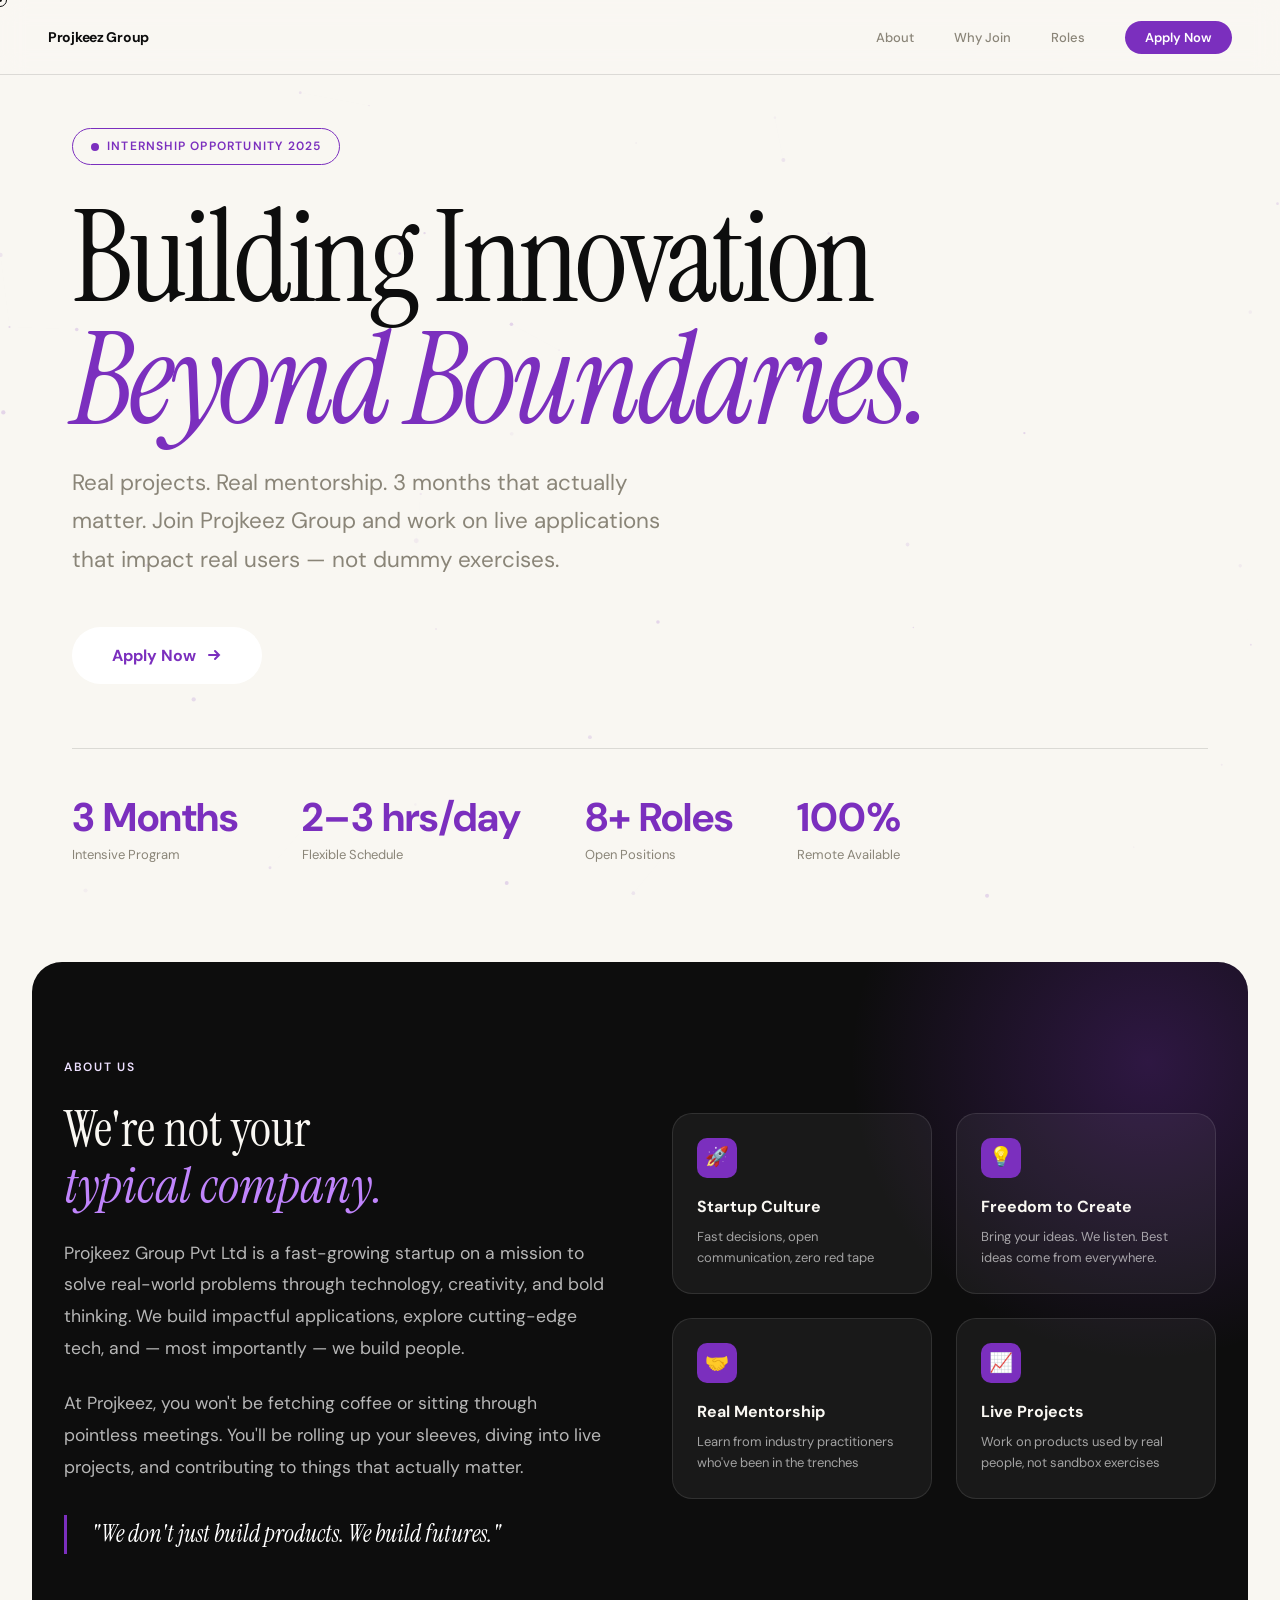
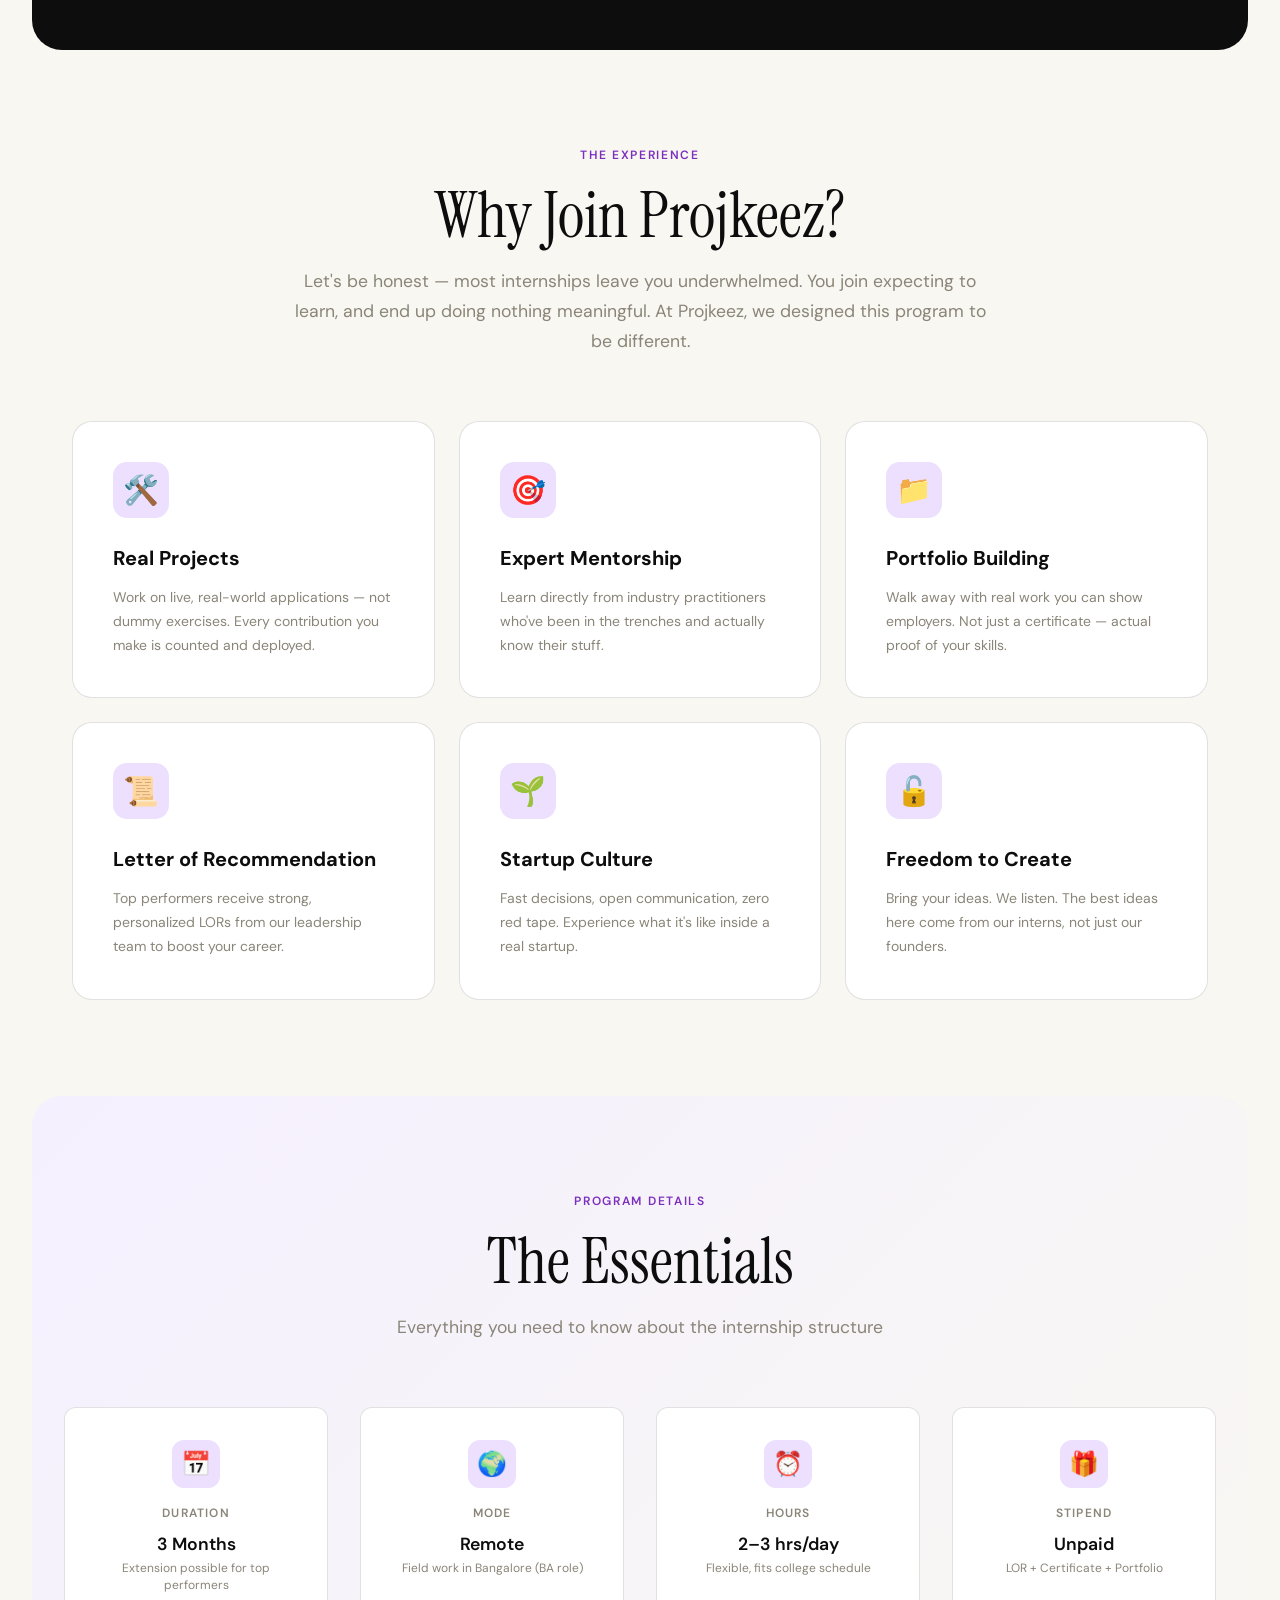
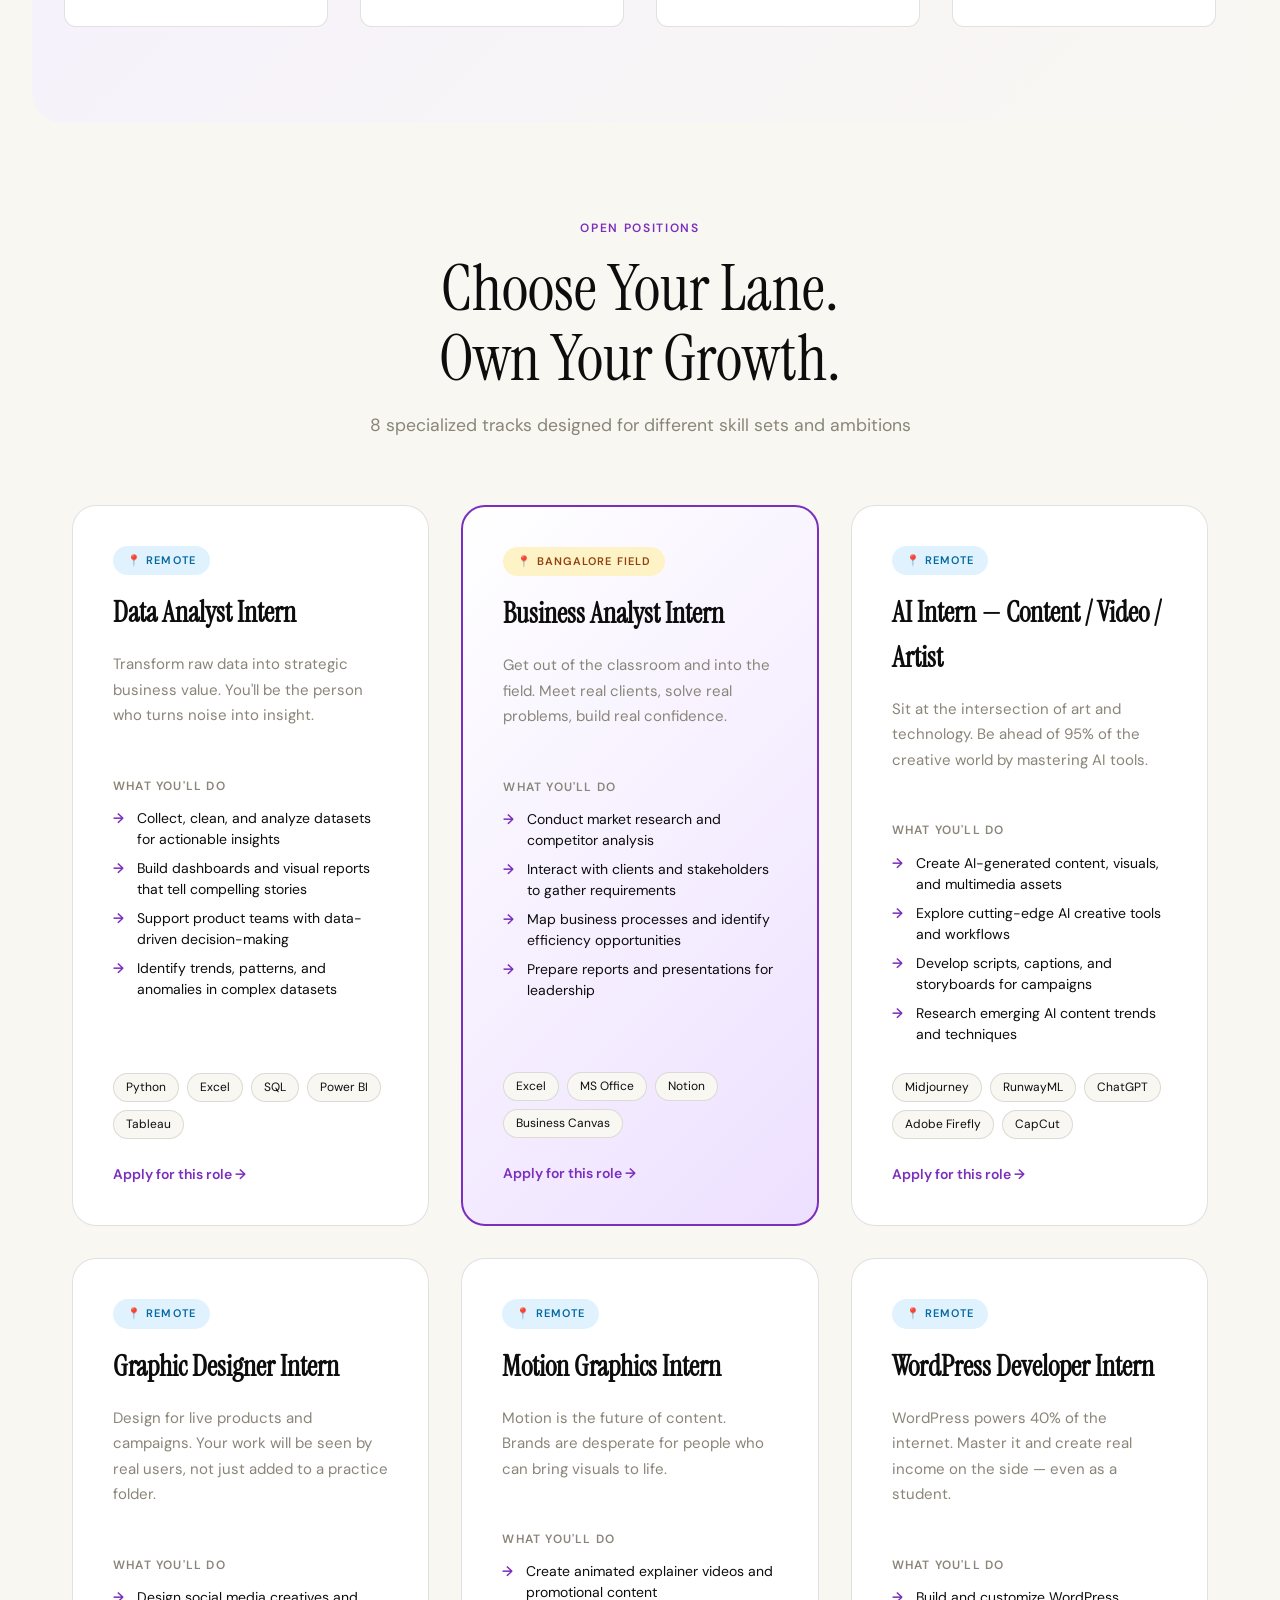
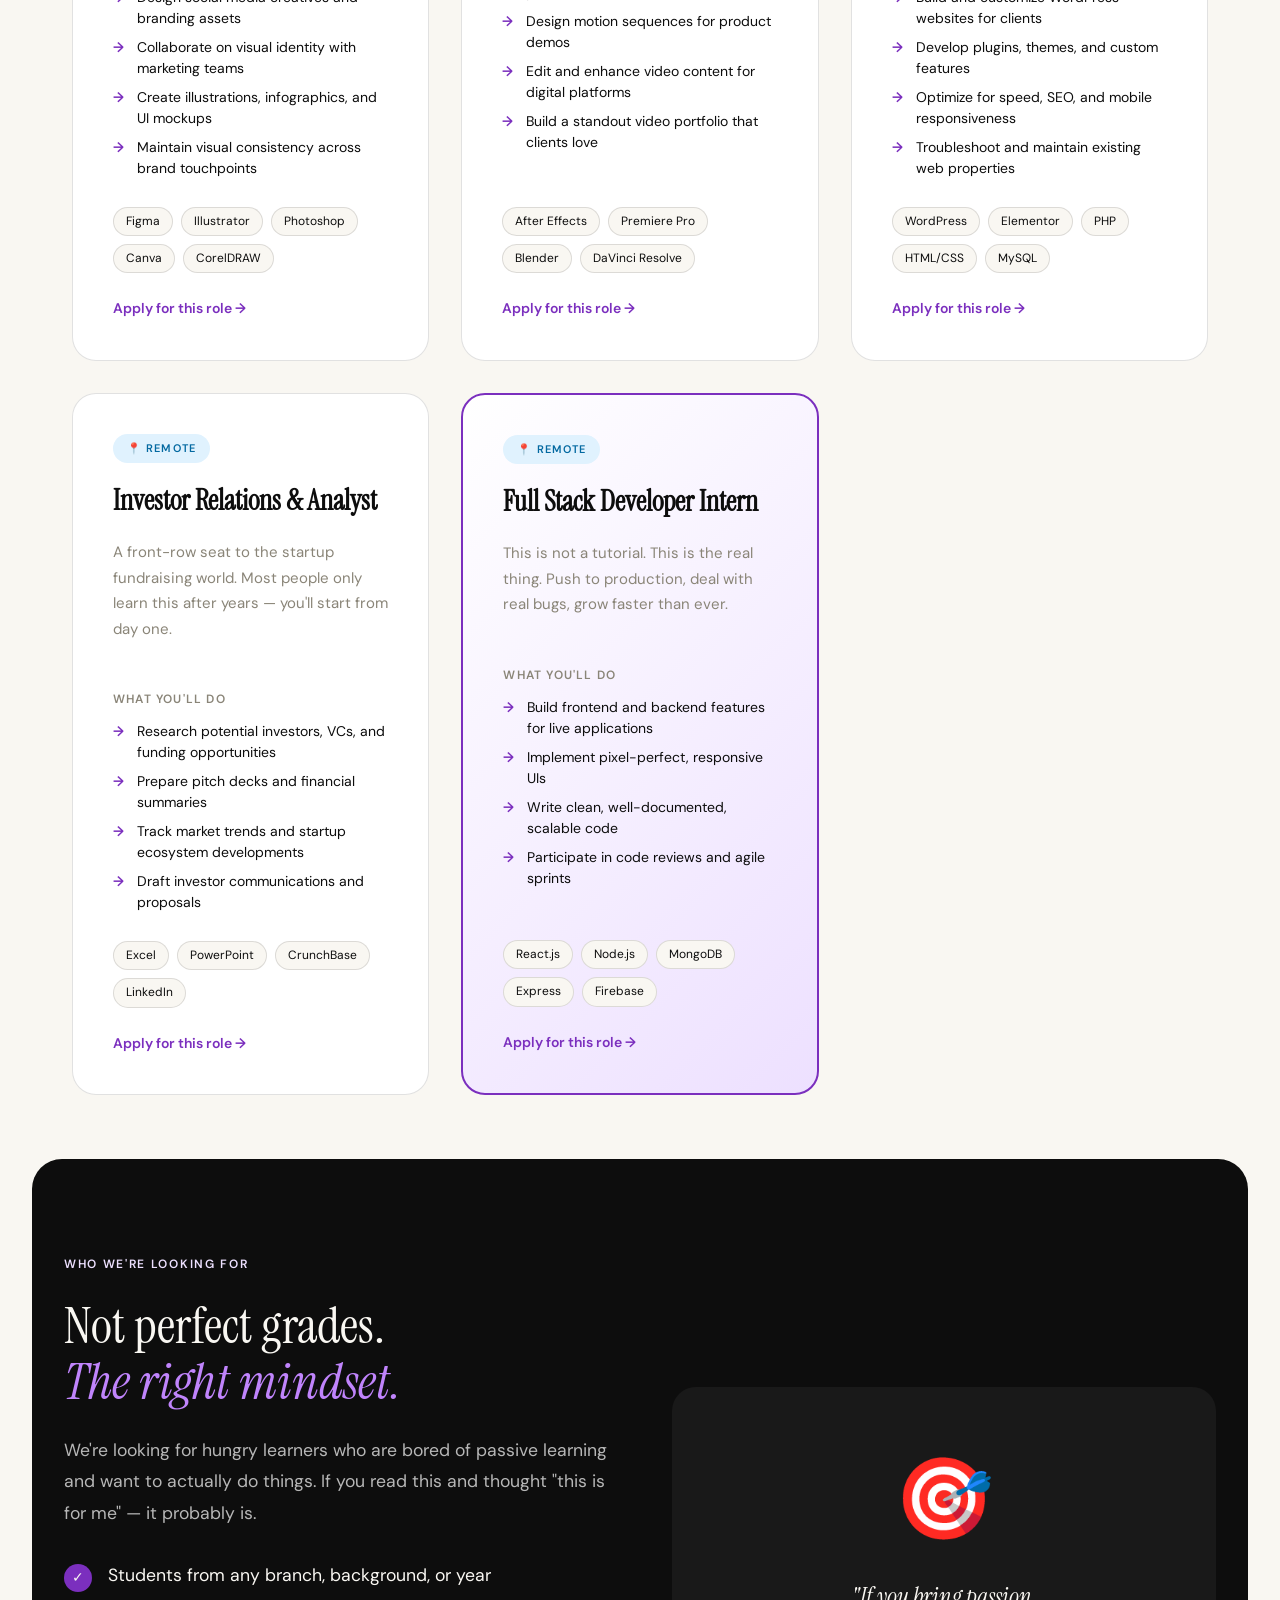
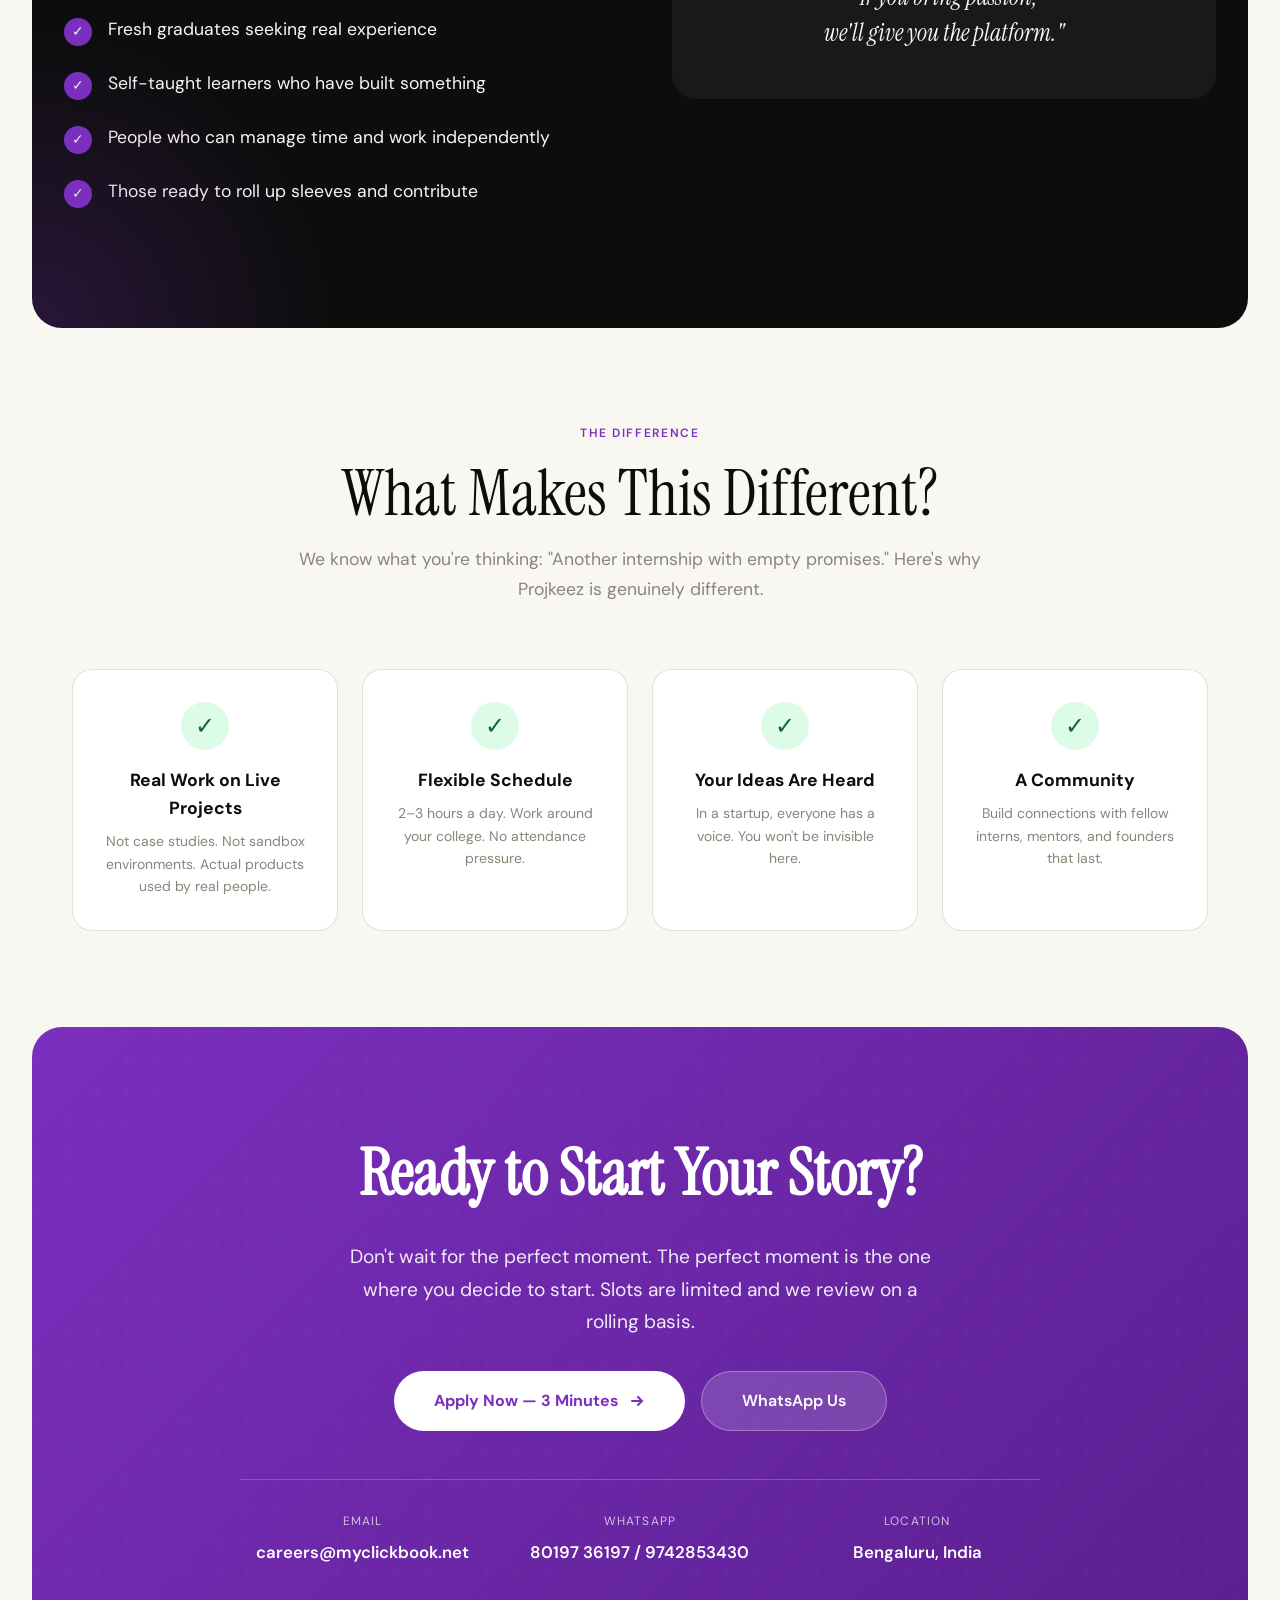
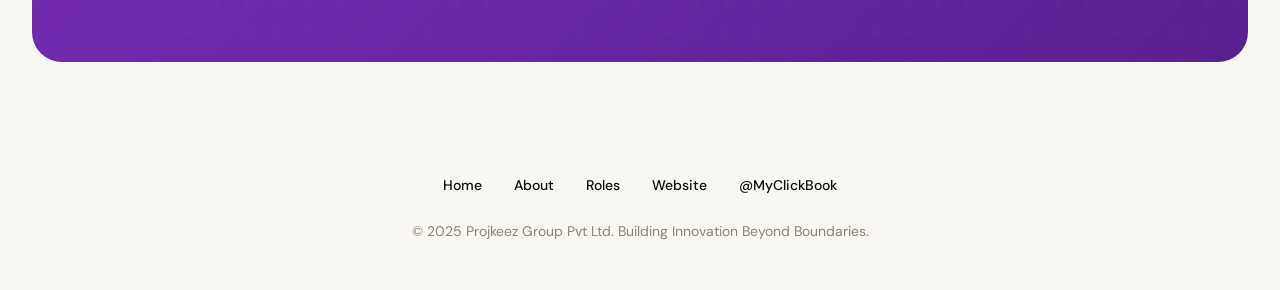
<file: index.html>
<!DOCTYPE html>
<html lang="en">
<head>
  <meta charset="UTF-8" />
  <meta name="viewport" content="width=device-width, initial-scale=1.0" />
  <meta name="description" content="Join Projkeez Group Internship 2025 — Real projects, real mentorship, 3 months that actually matter. 8+ open roles in tech, design, and business." />
  <title>Projkeez Group — Internship 2025</title>

  <!-- Fonts -->
  <link rel="preconnect" href="https://fonts.googleapis.com" />
  <link rel="preconnect" href="https://fonts.gstatic.com" crossorigin />
  <link
    href="https://fonts.googleapis.com/css2?family=Instrument+Serif:ital@0;1&family=DM+Sans:opsz,wght@9..40,300;9..40,400;9..40,500;9..40,600;9..40,700&display=swap"
    rel="stylesheet"
  />

  <!-- Stylesheet -->
  <link rel="stylesheet" href="style.css" />
</head>
<body>

  <!-- Custom Cursor -->
  <div id="cursor" aria-hidden="true"></div>
  <div id="cursor-dot" aria-hidden="true"></div>

  <!-- Background Canvas -->
  <canvas id="bg-canvas" aria-hidden="true"></canvas>

  <!-- Navigation -->
  <nav class="nav" role="navigation" aria-label="Main navigation">
    <div class="nav-logo">Projkeez Group</div>
    <ul class="nav-links">
      <li><a href="#about">About</a></li>
      <li><a href="#why">Why Join</a></li>
      <li><a href="#roles">Roles</a></li>
      <li><a href="#apply" class="nav-cta">Apply Now</a></li>
    </ul>
    <button class="mobile-menu-btn" aria-label="Toggle navigation menu" aria-expanded="false">
      <span></span>
      <span></span>
      <span></span>
    </button>
  </nav>

  <!-- Mobile Menu Overlay -->
  <div class="mobile-menu-overlay" aria-hidden="true">
    <ul class="mobile-nav-links">
      <li><a href="#about">About</a></li>
      <li><a href="#why">Why Join</a></li>
      <li><a href="#roles">Roles</a></li>
      <li><a href="#apply">Apply Now</a></li>
    </ul>
  </div>

  <!-- Page Wrapper -->
  <div class="page">

    <!-- ─── HERO ─── -->
    <section class="hero-section" id="home" aria-labelledby="hero-heading">
      <div class="hero-badge">Internship Opportunity 2025</div>
      <h1 class="hero-headline" id="hero-heading">
        Building Innovation<br />
        <em>Beyond Boundaries.</em>
      </h1>
      <p class="hero-sub">
        Real projects. Real mentorship. 3 months that actually matter.
        Join Projkeez Group and work on live applications that impact real users —
        not dummy exercises.
      </p>
      <a href="https://forms.gle/peMtBZrM9HHJpVCT8" target="_blank" rel="noopener noreferrer" class="apply-btn-primary hero-apply-btn">
        Apply Now
        <svg width="16" height="16" viewBox="0 0 16 16" fill="none" aria-hidden="true">
          <path d="M3 8h10M9 4l4 4-4 4" stroke="currentColor" stroke-width="2" stroke-linecap="round" />
        </svg>
      </a>

      <div class="hero-stats" aria-label="Program highlights">
        <div class="stat-item">
          <h3>3 Months</h3>
          <p>Intensive Program</p>
        </div>
        <div class="stat-item">
          <h3>2–3 hrs/day</h3>
          <p>Flexible Schedule</p>
        </div>
        <div class="stat-item">
          <h3>8+ Roles</h3>
          <p>Open Positions</p>
        </div>
        <div class="stat-item">
          <h3>100%</h3>
          <p>Remote Available</p>
        </div>
      </div>
    </section>

    <!-- ─── ABOUT ─── -->
    <section class="about-section" id="about" aria-labelledby="about-heading">
      <div class="about-grid">
        <div>
          <div class="about-tag">About Us</div>
          <h2 class="about-title" id="about-heading">
            We're not your<br /><em>typical company.</em>
          </h2>
          <p class="about-text">
            Projkeez Group Pvt Ltd is a fast-growing startup on a mission to solve
            real-world problems through technology, creativity, and bold thinking.
            We build impactful applications, explore cutting-edge tech, and —
            most importantly — we build people.
          </p>
          <p class="about-text">
            At Projkeez, you won't be fetching coffee or sitting through pointless
            meetings. You'll be rolling up your sleeves, diving into live projects,
            and contributing to things that actually matter.
          </p>
          <blockquote class="about-quote">
            "We don't just build products. We build futures."
          </blockquote>
        </div>

        <div class="about-features">
          <div class="about-feature">
            <div class="about-feature-icon" aria-hidden="true">🚀</div>
            <h4>Startup Culture</h4>
            <p>Fast decisions, open communication, zero red tape</p>
          </div>
          <div class="about-feature">
            <div class="about-feature-icon" aria-hidden="true">💡</div>
            <h4>Freedom to Create</h4>
            <p>Bring your ideas. We listen. Best ideas come from everywhere.</p>
          </div>
          <div class="about-feature">
            <div class="about-feature-icon" aria-hidden="true">🤝</div>
            <h4>Real Mentorship</h4>
            <p>Learn from industry practitioners who've been in the trenches</p>
          </div>
          <div class="about-feature">
            <div class="about-feature-icon" aria-hidden="true">📈</div>
            <h4>Live Projects</h4>
            <p>Work on products used by real people, not sandbox exercises</p>
          </div>
        </div>
      </div>
    </section>

    <!-- ─── WHY JOIN ─── -->
    <section class="why-section" id="why" aria-labelledby="why-heading">
      <div class="section-header">
        <div class="section-tag">The Experience</div>
        <h2 class="section-title" id="why-heading">Why Join Projkeez?</h2>
        <p class="section-subtitle">
          Let's be honest — most internships leave you underwhelmed. You join
          expecting to learn, and end up doing nothing meaningful. At Projkeez,
          we designed this program to be different.
        </p>
      </div>

      <div class="benefits-grid">
        <div class="benefit-card">
          <div class="benefit-icon" aria-hidden="true">🛠️</div>
          <h3>Real Projects</h3>
          <p>Work on live, real-world applications — not dummy exercises. Every contribution you make is counted and deployed.</p>
        </div>
        <div class="benefit-card">
          <div class="benefit-icon" aria-hidden="true">🎯</div>
          <h3>Expert Mentorship</h3>
          <p>Learn directly from industry practitioners who've been in the trenches and actually know their stuff.</p>
        </div>
        <div class="benefit-card">
          <div class="benefit-icon" aria-hidden="true">📁</div>
          <h3>Portfolio Building</h3>
          <p>Walk away with real work you can show employers. Not just a certificate — actual proof of your skills.</p>
        </div>
        <div class="benefit-card">
          <div class="benefit-icon" aria-hidden="true">📜</div>
          <h3>Letter of Recommendation</h3>
          <p>Top performers receive strong, personalized LORs from our leadership team to boost your career.</p>
        </div>
        <div class="benefit-card">
          <div class="benefit-icon" aria-hidden="true">🌱</div>
          <h3>Startup Culture</h3>
          <p>Fast decisions, open communication, zero red tape. Experience what it's like inside a real startup.</p>
        </div>
        <div class="benefit-card">
          <div class="benefit-icon" aria-hidden="true">🔓</div>
          <h3>Freedom to Create</h3>
          <p>Bring your ideas. We listen. The best ideas here come from our interns, not just our founders.</p>
        </div>
      </div>
    </section>

    <!-- ─── PROGRAM DETAILS ─── -->
    <section class="details-section" aria-labelledby="details-heading">
      <div class="section-header">
        <div class="section-tag">Program Details</div>
        <h2 class="section-title" id="details-heading">The Essentials</h2>
        <p class="section-subtitle">Everything you need to know about the internship structure</p>
      </div>

      <div class="details-grid">
        <div class="detail-box">
          <div class="detail-box-icon" aria-hidden="true">📅</div>
          <div class="detail-box-label">Duration</div>
          <div class="detail-box-value">
            3 Months
            <small>Extension possible for top performers</small>
          </div>
        </div>
        <div class="detail-box">
          <div class="detail-box-icon" aria-hidden="true">🌍</div>
          <div class="detail-box-label">Mode</div>
          <div class="detail-box-value">
            Remote
            <small>Field work in Bangalore (BA role)</small>
          </div>
        </div>
        <div class="detail-box">
          <div class="detail-box-icon" aria-hidden="true">⏰</div>
          <div class="detail-box-label">Hours</div>
          <div class="detail-box-value">
            2–3 hrs/day
            <small>Flexible, fits college schedule</small>
          </div>
        </div>
        <div class="detail-box">
          <div class="detail-box-icon" aria-hidden="true">🎁</div>
          <div class="detail-box-label">Stipend</div>
          <div class="detail-box-value">
            Unpaid
            <small>LOR + Certificate + Portfolio</small>
          </div>
        </div>
      </div>
    </section>

    <!-- ─── ROLES ─── -->
    <section class="roles-section" id="roles" aria-labelledby="roles-heading">
      <div class="section-header">
        <div class="section-tag">Open Positions</div>
        <h2 class="section-title" id="roles-heading">
          Choose Your Lane.<br />Own Your Growth.
        </h2>
        <p class="section-subtitle">8 specialized tracks designed for different skill sets and ambitions</p>
      </div>

      <div class="roles-grid">

        <!-- Data Analyst -->
        <article class="role-card">
          <span class="role-badge remote">📍 Remote</span>
          <h3 class="role-title">Data Analyst Intern</h3>
          <p class="role-desc">Transform raw data into strategic business value. You'll be the person who turns noise into insight.</p>
          <div class="role-section-title">What You'll Do</div>
          <ul class="role-tasks">
            <li>Collect, clean, and analyze datasets for actionable insights</li>
            <li>Build dashboards and visual reports that tell compelling stories</li>
            <li>Support product teams with data-driven decision-making</li>
            <li>Identify trends, patterns, and anomalies in complex datasets</li>
          </ul>
          <div class="role-tools">
            <span class="role-tool">Python</span>
            <span class="role-tool">Excel</span>
            <span class="role-tool">SQL</span>
            <span class="role-tool">Power BI</span>
            <span class="role-tool">Tableau</span>
          </div>
          <a href="https://forms.gle/peMtBZrM9HHJpVCT8" target="_blank" rel="noopener noreferrer" class="role-cta">Apply for this role →</a>
        </article>

        <!-- Business Analyst -->
        <article class="role-card featured">
          <span class="role-badge field">📍 Bangalore Field</span>
          <h3 class="role-title">Business Analyst Intern</h3>
          <p class="role-desc">Get out of the classroom and into the field. Meet real clients, solve real problems, build real confidence.</p>
          <div class="role-section-title">What You'll Do</div>
          <ul class="role-tasks">
            <li>Conduct market research and competitor analysis</li>
            <li>Interact with clients and stakeholders to gather requirements</li>
            <li>Map business processes and identify efficiency opportunities</li>
            <li>Prepare reports and presentations for leadership</li>
          </ul>
          <div class="role-tools">
            <span class="role-tool">Excel</span>
            <span class="role-tool">MS Office</span>
            <span class="role-tool">Notion</span>
            <span class="role-tool">Business Canvas</span>
          </div>
          <a href="https://forms.gle/peMtBZrM9HHJpVCT8" target="_blank" rel="noopener noreferrer" class="role-cta">Apply for this role →</a>
        </article>

        <!-- AI Intern -->
        <article class="role-card">
          <span class="role-badge remote">📍 Remote</span>
          <h3 class="role-title">AI Intern — Content / Video / Artist</h3>
          <p class="role-desc">Sit at the intersection of art and technology. Be ahead of 95% of the creative world by mastering AI tools.</p>
          <div class="role-section-title">What You'll Do</div>
          <ul class="role-tasks">
            <li>Create AI-generated content, visuals, and multimedia assets</li>
            <li>Explore cutting-edge AI creative tools and workflows</li>
            <li>Develop scripts, captions, and storyboards for campaigns</li>
            <li>Research emerging AI content trends and techniques</li>
          </ul>
          <div class="role-tools">
            <span class="role-tool">Midjourney</span>
            <span class="role-tool">RunwayML</span>
            <span class="role-tool">ChatGPT</span>
            <span class="role-tool">Adobe Firefly</span>
            <span class="role-tool">CapCut</span>
          </div>
          <a href="https://forms.gle/peMtBZrM9HHJpVCT8" target="_blank" rel="noopener noreferrer" class="role-cta">Apply for this role →</a>
        </article>

        <!-- Graphic Designer -->
        <article class="role-card">
          <span class="role-badge remote">📍 Remote</span>
          <h3 class="role-title">Graphic Designer Intern</h3>
          <p class="role-desc">Design for live products and campaigns. Your work will be seen by real users, not just added to a practice folder.</p>
          <div class="role-section-title">What You'll Do</div>
          <ul class="role-tasks">
            <li>Design social media creatives and branding assets</li>
            <li>Collaborate on visual identity with marketing teams</li>
            <li>Create illustrations, infographics, and UI mockups</li>
            <li>Maintain visual consistency across brand touchpoints</li>
          </ul>
          <div class="role-tools">
            <span class="role-tool">Figma</span>
            <span class="role-tool">Illustrator</span>
            <span class="role-tool">Photoshop</span>
            <span class="role-tool">Canva</span>
            <span class="role-tool">CorelDRAW</span>
          </div>
          <a href="https://forms.gle/peMtBZrM9HHJpVCT8" target="_blank" rel="noopener noreferrer" class="role-cta">Apply for this role →</a>
        </article>

        <!-- Motion Graphics -->
        <article class="role-card">
          <span class="role-badge remote">📍 Remote</span>
          <h3 class="role-title">Motion Graphics Intern</h3>
          <p class="role-desc">Motion is the future of content. Brands are desperate for people who can bring visuals to life.</p>
          <div class="role-section-title">What You'll Do</div>
          <ul class="role-tasks">
            <li>Create animated explainer videos and promotional content</li>
            <li>Design motion sequences for product demos</li>
            <li>Edit and enhance video content for digital platforms</li>
            <li>Build a standout video portfolio that clients love</li>
          </ul>
          <div class="role-tools">
            <span class="role-tool">After Effects</span>
            <span class="role-tool">Premiere Pro</span>
            <span class="role-tool">Blender</span>
            <span class="role-tool">DaVinci Resolve</span>
          </div>
          <a href="https://forms.gle/peMtBZrM9HHJpVCT8" target="_blank" rel="noopener noreferrer" class="role-cta">Apply for this role →</a>
        </article>

        <!-- WordPress Developer -->
        <article class="role-card">
          <span class="role-badge remote">📍 Remote</span>
          <h3 class="role-title">WordPress Developer Intern</h3>
          <p class="role-desc">WordPress powers 40% of the internet. Master it and create real income on the side — even as a student.</p>
          <div class="role-section-title">What You'll Do</div>
          <ul class="role-tasks">
            <li>Build and customize WordPress websites for clients</li>
            <li>Develop plugins, themes, and custom features</li>
            <li>Optimize for speed, SEO, and mobile responsiveness</li>
            <li>Troubleshoot and maintain existing web properties</li>
          </ul>
          <div class="role-tools">
            <span class="role-tool">WordPress</span>
            <span class="role-tool">Elementor</span>
            <span class="role-tool">PHP</span>
            <span class="role-tool">HTML/CSS</span>
            <span class="role-tool">MySQL</span>
          </div>
          <a href="https://forms.gle/peMtBZrM9HHJpVCT8" target="_blank" rel="noopener noreferrer" class="role-cta">Apply for this role →</a>
        </article>

        <!-- Investor Relations -->
        <article class="role-card">
          <span class="role-badge remote">📍 Remote</span>
          <h3 class="role-title">Investor Relations &amp; Analyst</h3>
          <p class="role-desc">A front-row seat to the startup fundraising world. Most people only learn this after years — you'll start from day one.</p>
          <div class="role-section-title">What You'll Do</div>
          <ul class="role-tasks">
            <li>Research potential investors, VCs, and funding opportunities</li>
            <li>Prepare pitch decks and financial summaries</li>
            <li>Track market trends and startup ecosystem developments</li>
            <li>Draft investor communications and proposals</li>
          </ul>
          <div class="role-tools">
            <span class="role-tool">Excel</span>
            <span class="role-tool">PowerPoint</span>
            <span class="role-tool">CrunchBase</span>
            <span class="role-tool">LinkedIn</span>
          </div>
          <a href="https://forms.gle/peMtBZrM9HHJpVCT8" target="_blank" rel="noopener noreferrer" class="role-cta">Apply for this role →</a>
        </article>

        <!-- Full Stack Developer -->
        <article class="role-card featured">
          <span class="role-badge remote">📍 Remote</span>
          <h3 class="role-title">Full Stack Developer Intern</h3>
          <p class="role-desc">This is not a tutorial. This is the real thing. Push to production, deal with real bugs, grow faster than ever.</p>
          <div class="role-section-title">What You'll Do</div>
          <ul class="role-tasks">
            <li>Build frontend and backend features for live applications</li>
            <li>Implement pixel-perfect, responsive UIs</li>
            <li>Write clean, well-documented, scalable code</li>
            <li>Participate in code reviews and agile sprints</li>
          </ul>
          <div class="role-tools">
            <span class="role-tool">React.js</span>
            <span class="role-tool">Node.js</span>
            <span class="role-tool">MongoDB</span>
            <span class="role-tool">Express</span>
            <span class="role-tool">Firebase</span>
          </div>
          <a href="https://forms.gle/peMtBZrM9HHJpVCT8" target="_blank" rel="noopener noreferrer" class="role-cta">Apply for this role →</a>
        </article>

      </div>
    </section>

    <!-- ─── WHO SHOULD APPLY ─── -->
    <section class="who-section" aria-labelledby="who-heading">
      <div class="who-grid">
        <div>
          <div class="about-tag">Who We're Looking For</div>
          <h2 class="about-title" id="who-heading">
            Not perfect grades.<br /><em>The right mindset.</em>
          </h2>
          <p class="about-text">
            We're looking for hungry learners who are bored of passive learning and want to
            actually do things. If you read this and thought "this is for me" — it probably is.
          </p>
          <ul class="who-list">
            <li>Students from any branch, background, or year</li>
            <li>Fresh graduates seeking real experience</li>
            <li>Self-taught learners who have built something</li>
            <li>People who can manage time and work independently</li>
            <li>Those ready to roll up sleeves and contribute</li>
          </ul>
        </div>
        <div class="who-visual" aria-hidden="true">
          <div class="who-visual-icon">🎯</div>
          <div class="who-visual-text">"If you bring passion,<br />we'll give you the platform."</div>
        </div>
      </div>
    </section>

    <!-- ─── WHAT MAKES US DIFFERENT ─── -->
    <section class="why-section" aria-labelledby="diff-heading">
      <div class="section-header">
        <div class="section-tag">The Difference</div>
        <h2 class="section-title" id="diff-heading">What Makes This Different?</h2>
        <p class="section-subtitle">
          We know what you're thinking: "Another internship with empty promises."
          Here's why Projkeez is genuinely different.
        </p>
      </div>

      <div class="diff-grid">
        <div class="diff-card">
          <div class="diff-check" aria-hidden="true">✓</div>
          <h3>Real Work on Live Projects</h3>
          <p>Not case studies. Not sandbox environments. Actual products used by real people.</p>
        </div>
        <div class="diff-card">
          <div class="diff-check" aria-hidden="true">✓</div>
          <h3>Flexible Schedule</h3>
          <p>2–3 hours a day. Work around your college. No attendance pressure.</p>
        </div>
        <div class="diff-card">
          <div class="diff-check" aria-hidden="true">✓</div>
          <h3>Your Ideas Are Heard</h3>
          <p>In a startup, everyone has a voice. You won't be invisible here.</p>
        </div>
        <div class="diff-card">
          <div class="diff-check" aria-hidden="true">✓</div>
          <h3>A Community</h3>
          <p>Build connections with fellow interns, mentors, and founders that last.</p>
        </div>
      </div>
    </section>

    <!-- ─── APPLY CTA ─── -->
    <section class="apply-section" id="apply" aria-labelledby="apply-heading">
      <div class="apply-content">
        <h2 id="apply-heading">Ready to Start Your Story?</h2>
        <p>
          Don't wait for the perfect moment. The perfect moment is the one where you decide
          to start. Slots are limited and we review on a rolling basis.
        </p>

        <div class="apply-buttons">
          <a href="https://forms.gle/peMtBZrM9HHJpVCT8" target="_blank" rel="noopener noreferrer" class="apply-btn-primary">
            Apply Now — 3 Minutes
            <svg width="16" height="16" viewBox="0 0 16 16" fill="none" aria-hidden="true">
              <path d="M3 8h10M9 4l4 4-4 4" stroke="currentColor" stroke-width="2" stroke-linecap="round" />
            </svg>
          </a>
          <a href="https://wa.me/918019736197" target="_blank" rel="noopener noreferrer" class="apply-btn-secondary">
            WhatsApp Us
          </a>
        </div>

        <div class="contact-grid">
          <div class="contact-item">
            <div class="contact-item-label">Email</div>
            <div class="contact-item-value">
              <a href="mailto:careers@myclickbook.net">careers@myclickbook.net</a>
            </div>
          </div>
          <div class="contact-item">
            <div class="contact-item-label">WhatsApp</div>
            <div class="contact-item-value">
              <a href="https://wa.me/918019736197">80197 36197</a> /
              <a href="https://wa.me/919742853430">9742853430</a>
            </div>
          </div>
          <div class="contact-item">
            <div class="contact-item-label">Location</div>
            <div class="contact-item-value">Bengaluru, India</div>
          </div>
        </div>
      </div>
    </section>

    <!-- ─── FOOTER ─── -->
    <footer class="footer" role="contentinfo">
      <nav class="footer-links" aria-label="Footer navigation">
        <a href="#home">Home</a>
        <a href="#about">About</a>
        <a href="#roles">Roles</a>
        <a href="https://myclickbook.net" target="_blank" rel="noopener noreferrer">Website</a>
        <a href="https://www.instagram.com/my_click.book/?utm_source=ig_web_button_share_sheet" target="_blank" rel="noopener noreferrer">@MyClickBook</a>
      </nav>
      <p>© 2025 Projkeez Group Pvt Ltd. Building Innovation Beyond Boundaries.</p>
    </footer>

  </div><!-- /.page -->

  <!-- Script -->
  <script src="script.js"></script>
</body>
</html>
</file>
<file: style.css>
/* ============================================================
   style.css — Projkeez Group Internship 2025
   ============================================================ */

/* ─── GOOGLE FONTS ─────────────────────────────────────────── */
@import url('https://fonts.googleapis.com/css2?family=Instrument+Serif:ital@0;1&family=DM+Sans:opsz,wght@9..40,300;9..40,400;9..40,500;9..40,600;9..40,700&display=swap');


/* ─── RESET & BOX MODEL ─────────────────────────────────────── */
*,
*::before,
*::after {
  box-sizing: border-box;
  margin: 0;
  padding: 0;
}


/* ─── DESIGN TOKENS ─────────────────────────────────────────── */
:root {
  --ink:          #0d0d0d;
  --paper:        #f9f7f2;
  --accent:       #7B2FBE;
  --accent-light: #ede0ff;
  --accent-dark:  #5a1f8f;
  --muted:        #8a8578;
  --border:       rgba(13, 13, 13, 0.12);
  --card-bg:      #ffffff;

  --radius-sm:  12px;
  --radius-md:  20px;
  --radius-lg:  24px;
  --radius-xl:  30px;

  --shadow-sm:  0 4px 16px rgba(0, 0, 0, 0.06);
  --shadow-md:  0 12px 32px rgba(0, 0, 0, 0.08);
  --shadow-lg:  0 20px 50px rgba(123, 47, 190, 0.12);

  --transition: 0.3s ease;
}


/* ─── BASE ──────────────────────────────────────────────────── */
html {
  scroll-behavior: smooth;
}

body {
  background: var(--paper);
  color: var(--ink);
  font-family: 'DM Sans', sans-serif;
  line-height: 1.6;
  overflow-x: hidden;
  -webkit-font-smoothing: antialiased;
}


/* ─── CUSTOM CURSOR ─────────────────────────────────────────── */
#cursor {
  position: fixed;
  width: 14px;
  height: 14px;
  border: 1.5px solid var(--ink);
  border-radius: 50%;
  pointer-events: none;
  z-index: 9999;
  transform: translate(-50%, -50%);
  transition: width 0.2s, height 0.2s, background 0.2s, border-color 0.2s;
}

#cursor.hovered {
  width: 36px;
  height: 36px;
  background: rgba(123, 47, 190, 0.12);
  border-color: var(--accent);
}

#cursor-dot {
  position: fixed;
  width: 4px;
  height: 4px;
  background: var(--ink);
  border-radius: 50%;
  pointer-events: none;
  z-index: 9999;
  transform: translate(-50%, -50%);
}

/* Hide on touch devices */
@media (pointer: coarse) {
  #cursor,
  #cursor-dot {
    display: none;
  }
}


/* ─── BACKGROUND CANVAS ─────────────────────────────────────── */
#bg-canvas {
  position: fixed;
  inset: 0;
  z-index: 0;
  pointer-events: none;
  opacity: 0.35;
}


/* ─── NAVIGATION ────────────────────────────────────────────── */
.nav {
  position: fixed;
  top: 0;
  left: 0;
  right: 0;
  z-index: 100;
  padding: 1.5rem 3rem;
  display: flex;
  justify-content: space-between;
  align-items: center;
  background: rgba(249, 247, 242, 0.85);
  backdrop-filter: blur(12px);
  -webkit-backdrop-filter: blur(12px);
  border-bottom: 1px solid var(--border);
  transition: padding var(--transition);
}

.nav.scrolled {
  padding: 1rem 3rem;
}

.nav-logo {
  font-size: 14px;
  font-weight: 700;
  letter-spacing: -0.02em;
}

.nav-links {
  display: flex;
  gap: 2.5rem;
  list-style: none;
}

.nav-links a {
  font-size: 13px;
  font-weight: 500;
  color: var(--muted);
  text-decoration: none;
  transition: color 0.2s;
}

.nav-links a:hover {
  color: var(--accent);
}

.nav-cta {
  background: var(--accent);
  color: white !important;
  padding: 8px 20px;
  border-radius: 100px;
  font-weight: 600 !important;
  transition: background 0.2s, transform 0.2s !important;
}

.nav-cta:hover {
  background: var(--accent-dark) !important;
  transform: translateY(-1px);
}

/* Mobile hamburger */
.mobile-menu-btn {
  display: none;
  background: none;
  border: none;
  cursor: pointer;
  flex-direction: column;
  gap: 5px;
  padding: 4px;
}

.mobile-menu-btn span {
  display: block;
  width: 24px;
  height: 2px;
  background: var(--ink);
  border-radius: 2px;
  transition: var(--transition);
}

.mobile-menu-btn.open span:nth-child(1) {
  transform: translateY(7px) rotate(45deg);
}

.mobile-menu-btn.open span:nth-child(2) {
  opacity: 0;
}

.mobile-menu-btn.open span:nth-child(3) {
  transform: translateY(-7px) rotate(-45deg);
}

/* Mobile overlay menu */
.mobile-menu-overlay {
  display: none;
  position: fixed;
  inset: 0;
  z-index: 99;
  background: rgba(249, 247, 242, 0.97);
  backdrop-filter: blur(16px);
  -webkit-backdrop-filter: blur(16px);
  flex-direction: column;
  align-items: center;
  justify-content: center;
  opacity: 0;
  pointer-events: none;
  transition: opacity var(--transition);
}

.mobile-menu-overlay.open {
  display: flex;
  opacity: 1;
  pointer-events: all;
}

.mobile-nav-links {
  list-style: none;
  text-align: center;
  display: flex;
  flex-direction: column;
  gap: 2rem;
}

.mobile-nav-links a {
  font-size: 1.75rem;
  font-weight: 600;
  color: var(--ink);
  text-decoration: none;
  transition: color 0.2s;
}

.mobile-nav-links a:hover {
  color: var(--accent);
}


/* ─── PAGE WRAPPER ──────────────────────────────────────────── */
.page {
  position: relative;
  z-index: 1;
}


/* ─── SECTION BASE ──────────────────────────────────────────── */
section {
  padding: 6rem 2rem;
  max-width: 1200px;
  margin: 0 auto;
}

.section-header {
  max-width: 700px;
  margin: 0 auto 4rem;
  text-align: center;
}

.section-tag {
  font-size: 12px;
  font-weight: 600;
  letter-spacing: 0.14em;
  text-transform: uppercase;
  color: var(--accent);
  margin-bottom: 1rem;
}

.section-title {
  font-family: 'Instrument Serif', serif;
  font-size: clamp(2.5rem, 5vw, 4rem);
  font-weight: 400;
  line-height: 1.1;
  margin-bottom: 1rem;
}

.section-subtitle {
  color: var(--muted);
  font-size: 1.1rem;
  line-height: 1.7;
}


/* ─── HERO ──────────────────────────────────────────────────── */
.hero-section {
  min-height: 100vh;
  display: flex;
  flex-direction: column;
  justify-content: center;
  padding-top: 8rem;
  position: relative;
}

.hero-badge {
  display: inline-flex;
  align-items: center;
  gap: 8px;
  font-size: 12px;
  font-weight: 600;
  letter-spacing: 0.1em;
  text-transform: uppercase;
  color: var(--accent);
  border: 1px solid var(--accent);
  border-radius: 100px;
  padding: 8px 18px;
  margin-bottom: 2rem;
  width: fit-content;
}

.hero-badge::before {
  content: '';
  width: 8px;
  height: 8px;
  background: var(--accent);
  border-radius: 50%;
  animation: pulse 2s infinite;
}

.hero-headline {
  font-family: 'Instrument Serif', serif;
  font-size: clamp(3.5rem, 10vw, 8rem);
  font-weight: 400;
  line-height: 0.95;
  letter-spacing: -0.03em;
  margin-bottom: 1.5rem;
}

.hero-headline em {
  font-style: italic;
  color: var(--accent);
  display: block;
}

.hero-sub {
  font-size: clamp(1.1rem, 2vw, 1.4rem);
  color: var(--muted);
  max-width: 600px;
  margin-bottom: 3rem;
  font-weight: 400;
  line-height: 1.7;
}

.hero-apply-btn {
  width: fit-content;
}

.hero-stats {
  display: flex;
  gap: 4rem;
  margin-top: 4rem;
  padding-top: 3rem;
  border-top: 1px solid var(--border);
}

.stat-item h3 {
  font-size: 2.5rem;
  font-weight: 700;
  color: var(--accent);
  line-height: 1;
}

.stat-item p {
  font-size: 13px;
  color: var(--muted);
  margin-top: 0.5rem;
}


/* ─── ABOUT ─────────────────────────────────────────────────── */
.about-section {
  background: var(--ink);
  color: var(--paper);
  border-radius: var(--radius-xl);
  margin: 0 2rem;
  max-width: calc(100% - 4rem);
  position: relative;
  overflow: hidden;
}

.about-section::before {
  content: '';
  position: absolute;
  top: -200px;
  right: -200px;
  width: 600px;
  height: 600px;
  background: radial-gradient(circle, rgba(123, 47, 190, 0.3) 0%, transparent 70%);
  pointer-events: none;
}

.about-grid {
  display: grid;
  grid-template-columns: 1fr 1fr;
  gap: 4rem;
  align-items: center;
}

.about-tag {
  font-size: 12px;
  font-weight: 600;
  letter-spacing: 0.14em;
  text-transform: uppercase;
  color: var(--accent-light);
  margin-bottom: 1.5rem;
}

.about-title {
  font-family: 'Instrument Serif', serif;
  font-size: clamp(2rem, 4vw, 3.5rem);
  font-weight: 400;
  line-height: 1.1;
  margin-bottom: 1.5rem;
}

.about-title em {
  font-style: italic;
  color: #c084fc;
}

.about-text {
  color: rgba(255, 255, 255, 0.7);
  font-size: 1.1rem;
  line-height: 1.8;
  margin-bottom: 1.5rem;
}

.about-quote {
  font-family: 'Instrument Serif', serif;
  font-size: 1.5rem;
  font-style: italic;
  color: white;
  border-left: 3px solid var(--accent);
  padding-left: 1.5rem;
  margin-top: 2rem;
}

.about-features {
  display: grid;
  grid-template-columns: 1fr 1fr;
  gap: 1.5rem;
}

.about-feature {
  background: rgba(255, 255, 255, 0.05);
  border: 1px solid rgba(255, 255, 255, 0.1);
  border-radius: var(--radius-md);
  padding: 1.5rem;
  transition: background var(--transition), transform var(--transition);
}

.about-feature:hover {
  background: rgba(255, 255, 255, 0.08);
  transform: translateY(-3px);
}

.about-feature-icon {
  width: 40px;
  height: 40px;
  background: var(--accent);
  border-radius: 10px;
  display: flex;
  align-items: center;
  justify-content: center;
  margin-bottom: 1rem;
  font-size: 1.2rem;
}

.about-feature h4 {
  font-size: 1rem;
  margin-bottom: 0.5rem;
}

.about-feature p {
  font-size: 13px;
  color: rgba(255, 255, 255, 0.6);
  line-height: 1.6;
}


/* ─── BENEFITS / WHY JOIN ────────────────────────────────────── */
.why-section {
  text-align: center;
}

.benefits-grid {
  display: grid;
  grid-template-columns: repeat(auto-fit, minmax(280px, 1fr));
  gap: 1.5rem;
}

.benefit-card {
  background: var(--card-bg);
  border: 1px solid var(--border);
  border-radius: var(--radius-md);
  padding: 2.5rem;
  text-align: left;
  transition: transform var(--transition), box-shadow var(--transition);
  position: relative;
  overflow: hidden;
}

.benefit-card:hover {
  transform: translateY(-5px);
  box-shadow: var(--shadow-md);
}

.benefit-card::before {
  content: '';
  position: absolute;
  top: 0;
  left: 0;
  right: 0;
  height: 4px;
  background: var(--accent);
  transform: scaleX(0);
  transform-origin: left;
  transition: transform var(--transition);
}

.benefit-card:hover::before {
  transform: scaleX(1);
}

.benefit-icon {
  width: 56px;
  height: 56px;
  background: var(--accent-light);
  border-radius: 14px;
  display: flex;
  align-items: center;
  justify-content: center;
  font-size: 1.8rem;
  margin-bottom: 1.5rem;
}

.benefit-card h3 {
  font-size: 1.25rem;
  margin-bottom: 0.75rem;
}

.benefit-card p {
  font-size: 14px;
  color: var(--muted);
  line-height: 1.7;
}


/* ─── PROGRAM DETAILS ───────────────────────────────────────── */
.details-section {
  background: linear-gradient(135deg, #f5f0ff 0%, var(--paper) 100%);
  border-radius: var(--radius-xl);
  margin: 0 2rem;
  max-width: calc(100% - 4rem);
}

.details-grid {
  display: grid;
  grid-template-columns: repeat(4, 1fr);
  gap: 2rem;
  margin-top: 3rem;
}

.detail-box {
  background: var(--card-bg);
  border-radius: var(--radius-sm);
  padding: 2rem;
  text-align: center;
  border: 1px solid var(--border);
  transition: transform var(--transition), box-shadow var(--transition);
}

.detail-box:hover {
  transform: translateY(-4px);
  box-shadow: var(--shadow-sm);
}

.detail-box-icon {
  width: 48px;
  height: 48px;
  background: var(--accent-light);
  border-radius: 12px;
  display: flex;
  align-items: center;
  justify-content: center;
  margin: 0 auto 1rem;
  font-size: 1.5rem;
}

.detail-box-label {
  font-size: 12px;
  font-weight: 600;
  letter-spacing: 0.1em;
  text-transform: uppercase;
  color: var(--muted);
  margin-bottom: 0.5rem;
}

.detail-box-value {
  font-size: 1.1rem;
  font-weight: 600;
  color: var(--ink);
  line-height: 1.4;
}

.detail-box-value small {
  display: block;
  font-size: 12px;
  color: var(--muted);
  font-weight: 400;
  margin-top: 4px;
}


/* ─── ROLES ─────────────────────────────────────────────────── */
.roles-section {
  padding-bottom: 4rem;
}

.roles-grid {
  display: grid;
  grid-template-columns: repeat(auto-fit, minmax(350px, 1fr));
  gap: 2rem;
}

.role-card {
  background: var(--card-bg);
  border: 1px solid var(--border);
  border-radius: var(--radius-lg);
  padding: 2.5rem;
  transition: border-color var(--transition), transform var(--transition), box-shadow var(--transition);
  position: relative;
  overflow: hidden;
  display: flex;
  flex-direction: column;
}

.role-card:hover {
  border-color: var(--accent);
  transform: translateY(-3px);
  box-shadow: var(--shadow-lg);
}

.role-card.featured {
  border: 2px solid var(--accent);
  background: linear-gradient(135deg, white 0%, var(--accent-light) 100%);
}

.role-badge {
  display: inline-block;
  font-size: 11px;
  font-weight: 600;
  letter-spacing: 0.1em;
  text-transform: uppercase;
  padding: 6px 14px;
  border-radius: 100px;
  margin-bottom: 1rem;
  width: fit-content;
}

.role-badge.remote {
  background: #e0f2fe;
  color: #0369a1;
}

.role-badge.field {
  background: #fef3c7;
  color: #92400e;
}

.role-title {
  font-family: 'Instrument Serif', serif;
  font-size: 1.75rem;
  margin-bottom: 1rem;
}

.role-desc {
  color: var(--muted);
  font-size: 15px;
  line-height: 1.7;
  margin-bottom: 1.5rem;
}

.role-section-title {
  font-size: 12px;
  font-weight: 600;
  letter-spacing: 0.1em;
  text-transform: uppercase;
  color: var(--muted);
  margin: 1.5rem 0 0.75rem;
}

.role-tasks {
  list-style: none;
  flex: 1;
}

.role-tasks li {
  padding-left: 1.5rem;
  position: relative;
  font-size: 14px;
  margin-bottom: 0.5rem;
  color: var(--ink);
  line-height: 1.5;
}

.role-tasks li::before {
  content: '→';
  position: absolute;
  left: 0;
  color: var(--accent);
  font-weight: 600;
}

.role-tools {
  display: flex;
  flex-wrap: wrap;
  gap: 0.5rem;
  margin-top: 1.25rem;
}

.role-tool {
  font-size: 12px;
  background: var(--paper);
  padding: 4px 12px;
  border-radius: 100px;
  border: 1px solid var(--border);
  color: var(--ink);
}

.role-cta {
  display: inline-flex;
  align-items: center;
  gap: 8px;
  margin-top: 1.5rem;
  color: var(--accent);
  font-weight: 600;
  font-size: 14px;
  text-decoration: none;
  transition: gap 0.2s;
}

.role-cta:hover {
  gap: 12px;
}


/* ─── WHO SHOULD APPLY ──────────────────────────────────────── */
.who-section {
  background: var(--ink);
  color: var(--paper);
  border-radius: var(--radius-xl);
  margin: 0 2rem;
  max-width: calc(100% - 4rem);
  position: relative;
  overflow: hidden;
}

.who-section::after {
  content: '';
  position: absolute;
  bottom: -300px;
  left: -300px;
  width: 600px;
  height: 600px;
  background: radial-gradient(circle, rgba(123, 47, 190, 0.25) 0%, transparent 70%);
  pointer-events: none;
}

.who-grid {
  display: grid;
  grid-template-columns: 1fr 1fr;
  gap: 4rem;
  align-items: center;
}

.who-list {
  list-style: none;
  margin-top: 2rem;
}

.who-list li {
  display: flex;
  align-items: flex-start;
  gap: 1rem;
  margin-bottom: 1.5rem;
  font-size: 1.1rem;
  line-height: 1.5;
}

.who-list li::before {
  content: '✓';
  width: 28px;
  height: 28px;
  background: var(--accent);
  border-radius: 50%;
  display: flex;
  align-items: center;
  justify-content: center;
  font-size: 14px;
  flex-shrink: 0;
  margin-top: 2px;
}

.who-visual {
  background: rgba(255, 255, 255, 0.05);
  border-radius: var(--radius-lg);
  padding: 3rem;
  text-align: center;
}

.who-visual-icon {
  font-size: 5rem;
  margin-bottom: 1rem;
}

.who-visual-text {
  font-family: 'Instrument Serif', serif;
  font-size: 1.5rem;
  font-style: italic;
  line-height: 1.5;
}


/* ─── DIFFERENTIATORS ───────────────────────────────────────── */
.diff-grid {
  display: grid;
  grid-template-columns: repeat(auto-fit, minmax(250px, 1fr));
  gap: 1.5rem;
  margin-top: 3rem;
}

.diff-card {
  background: var(--card-bg);
  border: 1px solid var(--border);
  border-radius: var(--radius-md);
  padding: 2rem;
  text-align: center;
  transition: transform var(--transition), box-shadow var(--transition);
}

.diff-card:hover {
  transform: translateY(-4px);
  box-shadow: var(--shadow-sm);
}

.diff-check {
  width: 48px;
  height: 48px;
  background: #dcfce7;
  color: #166534;
  border-radius: 50%;
  display: flex;
  align-items: center;
  justify-content: center;
  font-size: 1.5rem;
  margin: 0 auto 1rem;
}

.diff-card h3 {
  font-size: 1.1rem;
  margin-bottom: 0.5rem;
}

.diff-card p {
  font-size: 14px;
  color: var(--muted);
  line-height: 1.6;
}


/* ─── APPLY CTA ─────────────────────────────────────────────── */
.apply-section {
  background: linear-gradient(135deg, var(--accent) 0%, var(--accent-dark) 100%);
  color: white;
  border-radius: var(--radius-xl);
  margin: 0 2rem 4rem;
  max-width: calc(100% - 4rem);
  text-align: center;
  position: relative;
  overflow: hidden;
}

.apply-section::before {
  content: '';
  position: absolute;
  inset: 0;
  background-image: url("data:image/svg+xml,%3Csvg width='60' height='60' viewBox='0 0 60 60' xmlns='http://www.w3.org/2000/svg'%3E%3Cg fill='none' fill-rule='evenodd'%3E%3Cg fill='%23ffffff' fill-opacity='0.05'%3E%3Cpath d='M36 34v-4h-2v4h-4v2h4v4h2v-4h4v-2h-4zm0-30V0h-2v4h-4v2h4v4h2V6h4V4h-4zM6 34v-4H4v4H0v2h4v4h2v-4h4v-2H6zM6 4V0H4v4H0v2h4v4h2V6h4V4H6z'/%3E%3C/g%3E%3C/g%3E%3C/svg%3E");
  opacity: 0.3;
  pointer-events: none;
}

.apply-content {
  position: relative;
  z-index: 1;
}

.apply-section h2 {
  font-family: 'Instrument Serif', serif;
  font-size: clamp(2.5rem, 5vw, 4rem);
  margin-bottom: 1rem;
}

.apply-section > .apply-content > p {
  font-size: 1.2rem;
  opacity: 0.9;
  max-width: 600px;
  margin: 0 auto 2rem;
  line-height: 1.7;
}

.apply-buttons {
  display: flex;
  gap: 1rem;
  justify-content: center;
  flex-wrap: wrap;
  margin-bottom: 3rem;
}

.apply-btn-primary {
  background: white;
  color: var(--accent);
  padding: 16px 40px;
  border-radius: 100px;
  font-weight: 700;
  font-size: 16px;
  text-decoration: none;
  display: inline-flex;
  align-items: center;
  gap: 10px;
  transition: transform 0.2s, box-shadow 0.2s;
}

.apply-btn-primary:hover {
  transform: translateY(-2px);
  box-shadow: 0 10px 30px rgba(0, 0, 0, 0.2);
}

.apply-btn-secondary {
  background: rgba(255, 255, 255, 0.15);
  color: white;
  padding: 16px 40px;
  border-radius: 100px;
  font-weight: 600;
  font-size: 16px;
  text-decoration: none;
  border: 1px solid rgba(255, 255, 255, 0.3);
  transition: background 0.2s;
}

.apply-btn-secondary:hover {
  background: rgba(255, 255, 255, 0.25);
}

.contact-grid {
  display: grid;
  grid-template-columns: repeat(3, 1fr);
  gap: 2rem;
  max-width: 800px;
  margin: 0 auto;
  padding-top: 2rem;
  border-top: 1px solid rgba(255, 255, 255, 0.2);
}

.contact-item {
  text-align: center;
}

.contact-item-label {
  font-size: 12px;
  text-transform: uppercase;
  letter-spacing: 0.1em;
  opacity: 0.7;
  margin-bottom: 0.5rem;
}

.contact-item-value {
  font-size: 1.05rem;
  font-weight: 600;
}

.contact-item-value a {
  color: white;
  text-decoration: none;
  transition: opacity 0.2s;
}

.contact-item-value a:hover {
  text-decoration: underline;
  opacity: 0.85;
}


/* ─── FOOTER ─────────────────────────────────────────────────── */
.footer {
  text-align: center;
  padding: 3rem 2rem;
  color: var(--muted);
  font-size: 14px;
}

.footer-links {
  display: flex;
  justify-content: center;
  flex-wrap: wrap;
  gap: 2rem;
  margin-bottom: 1.5rem;
}

.footer-links a {
  color: var(--ink);
  text-decoration: none;
  font-weight: 500;
  transition: color 0.2s;
}

.footer-links a:hover {
  color: var(--accent);
}


/* ─── SCROLL REVEAL ANIMATION ───────────────────────────────── */
.fade-up {
  opacity: 0;
  transform: translateY(30px);
  transition: opacity 0.6s ease, transform 0.6s ease;
}

.fade-up.visible {
  opacity: 1;
  transform: translateY(0);
}

/* Staggered delay for grid children */
.benefits-grid .benefit-card:nth-child(2),
.roles-grid .role-card:nth-child(2),
.diff-grid .diff-card:nth-child(2) {
  transition-delay: 0.1s;
}

.benefits-grid .benefit-card:nth-child(3),
.roles-grid .role-card:nth-child(3),
.diff-grid .diff-card:nth-child(3) {
  transition-delay: 0.15s;
}

.benefits-grid .benefit-card:nth-child(4),
.roles-grid .role-card:nth-child(4),
.diff-grid .diff-card:nth-child(4) {
  transition-delay: 0.2s;
}

.benefits-grid .benefit-card:nth-child(5),
.roles-grid .role-card:nth-child(5) {
  transition-delay: 0.25s;
}

.benefits-grid .benefit-card:nth-child(6),
.roles-grid .role-card:nth-child(6) {
  transition-delay: 0.3s;
}


/* ─── KEYFRAMES ─────────────────────────────────────────────── */
@keyframes pulse {
  0%, 100% { opacity: 1; }
  50%       { opacity: 0.5; }
}


/* ─── RESPONSIVE — TABLET (≤ 1024px) ────────────────────────── */
@media (max-width: 1024px) {
  .about-grid,
  .who-grid {
    grid-template-columns: 1fr;
  }

  .details-grid {
    grid-template-columns: repeat(2, 1fr);
  }
}


/* ─── RESPONSIVE — MOBILE (≤ 768px) ─────────────────────────── */
@media (max-width: 768px) {
  .nav {
    padding: 1rem 1.5rem;
  }

  .nav.scrolled {
    padding: 0.75rem 1.5rem;
  }

  .nav-links {
    display: none;
  }

  .mobile-menu-btn {
    display: flex;
  }

  section {
    padding: 4rem 1.5rem;
  }

  .hero-stats {
    flex-direction: column;
    gap: 2rem;
  }

  .about-features {
    grid-template-columns: 1fr;
  }

  .roles-grid {
    grid-template-columns: 1fr;
  }

  .details-grid {
    grid-template-columns: 1fr;
  }

  .contact-grid {
    grid-template-columns: 1fr;
    gap: 1.5rem;
  }

  .apply-buttons {
    flex-direction: column;
    align-items: center;
  }

  .about-section,
  .details-section,
  .who-section,
  .apply-section {
    margin: 0 1rem;
    max-width: calc(100% - 2rem);
    border-radius: var(--radius-lg);
  }
}


/* ─── RESPONSIVE — SMALL MOBILE (≤ 480px) ───────────────────── */
@media (max-width: 480px) {
  .hero-headline {
    font-size: clamp(2.8rem, 12vw, 4rem);
  }

  .roles-grid {
    grid-template-columns: 1fr;
  }

  .role-card {
    padding: 1.75rem;
  }

  .benefit-card {
    padding: 2rem;
  }
}
</file>
